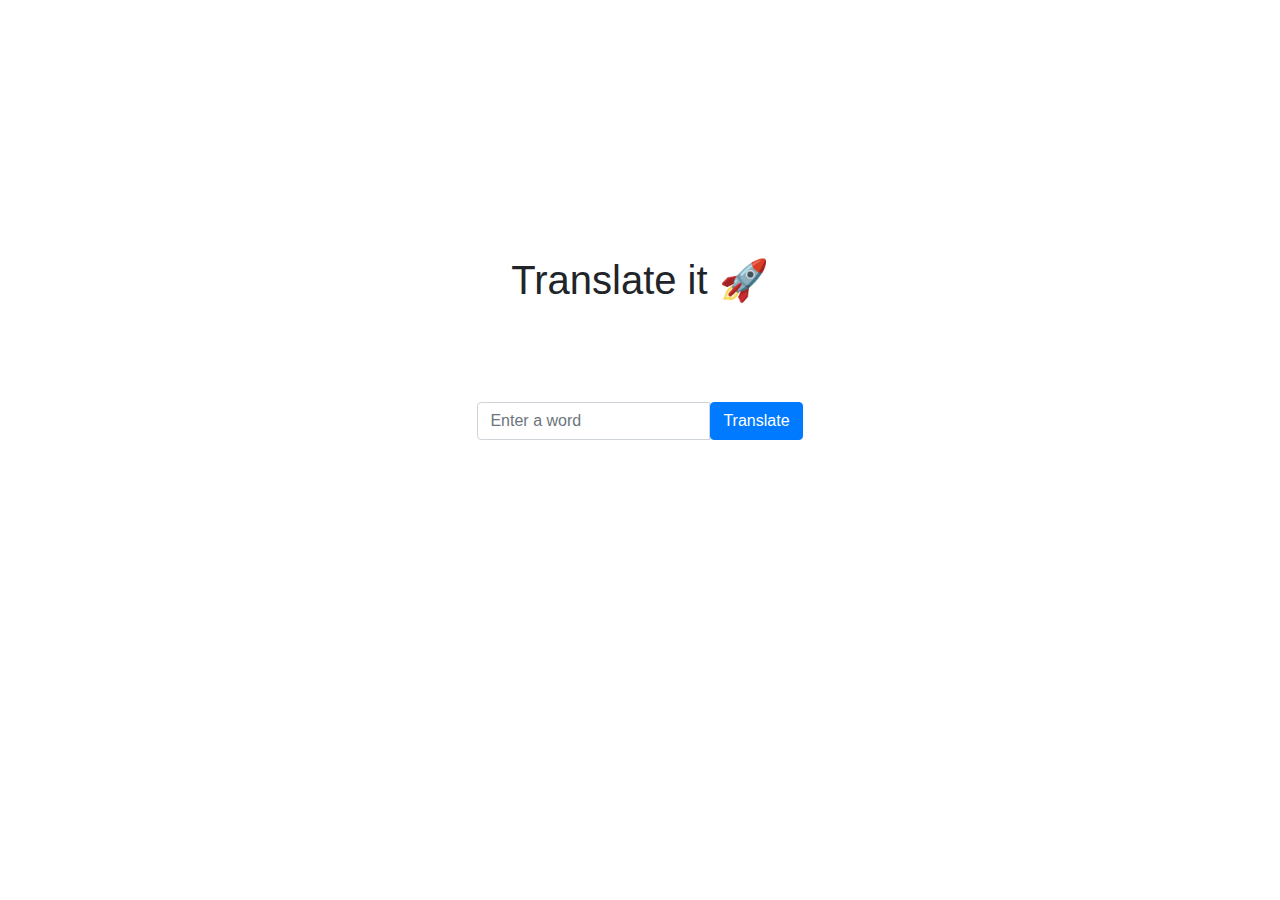
<file: index.html>
<!DOCTYPE html>
<html lang="en">
<head>
    <meta charset="UTF-8">
    <meta name="viewport" content="width=device-width, initial-scale=1.0">
    <!-- Bootstrap CSS -->
    <link rel="stylesheet" href="https://cdn.jsdelivr.net/npm/bootstrap@4.3.1/dist/css/bootstrap.min.css"
          integrity="sha384-ggOyR0iXCbMQv3Xipma34MD+dH/1fQ784/j6cY/iJTQUOhcWr7x9JvoRxT2MZw1T" crossorigin="anonymous">

    <title>Smart translator</title>
    <style>
        .response-section {
            margin-bottom: 15px;
        }

        body {
            margin-top: 20%;
            display: flex;
            flex-direction: column;
            align-items: center;
        }

        .form-container {
            display: flex;
            flex-direction: column;
            padding: 7%
        }

        /* Define keyframes for the animation */
        @keyframes rotate {
            from {
                transform: rotate(0deg);
            }
            to {
                transform: rotate(360deg);
            }
        }

        /* Apply animation to the loader */
        .loader {
            border: 4px solid #f3f3f3; /* Light grey */
            border-top: 4px solid #3498db; /* Blue */
            border-radius: 50%;
            width: 30px;
            height: 30px;
            animation: rotate 2s linear infinite; /* Apply animation */
            margin: auto; /* Center the loader */
            margin-top: 20px; /* Add some space between loader and other elements */
        }
        .loader-working {
            display: none;
        }

        .loader-hidden {
            display:  none;
        }

    </style>
</head>
<body>

<h1>Translate it 🚀</h1>

<div class="form-container">
    <div id="translate-input" class="input-group mb-2">
        <input type="text" class="form-control" id="wordInput" placeholder="Enter a word">
        <button class="btn btn-primary" onclick="translateWord()">Translate</button>
    </div>
    <div id="loader" class="loader loader-hidden"></div>

    <div>
        <div id="translationContainer"></div>

        <div id="widget-1"></div>
    </div>
</div>

<script src="script.js"></script>

</body>
</html>
</file>
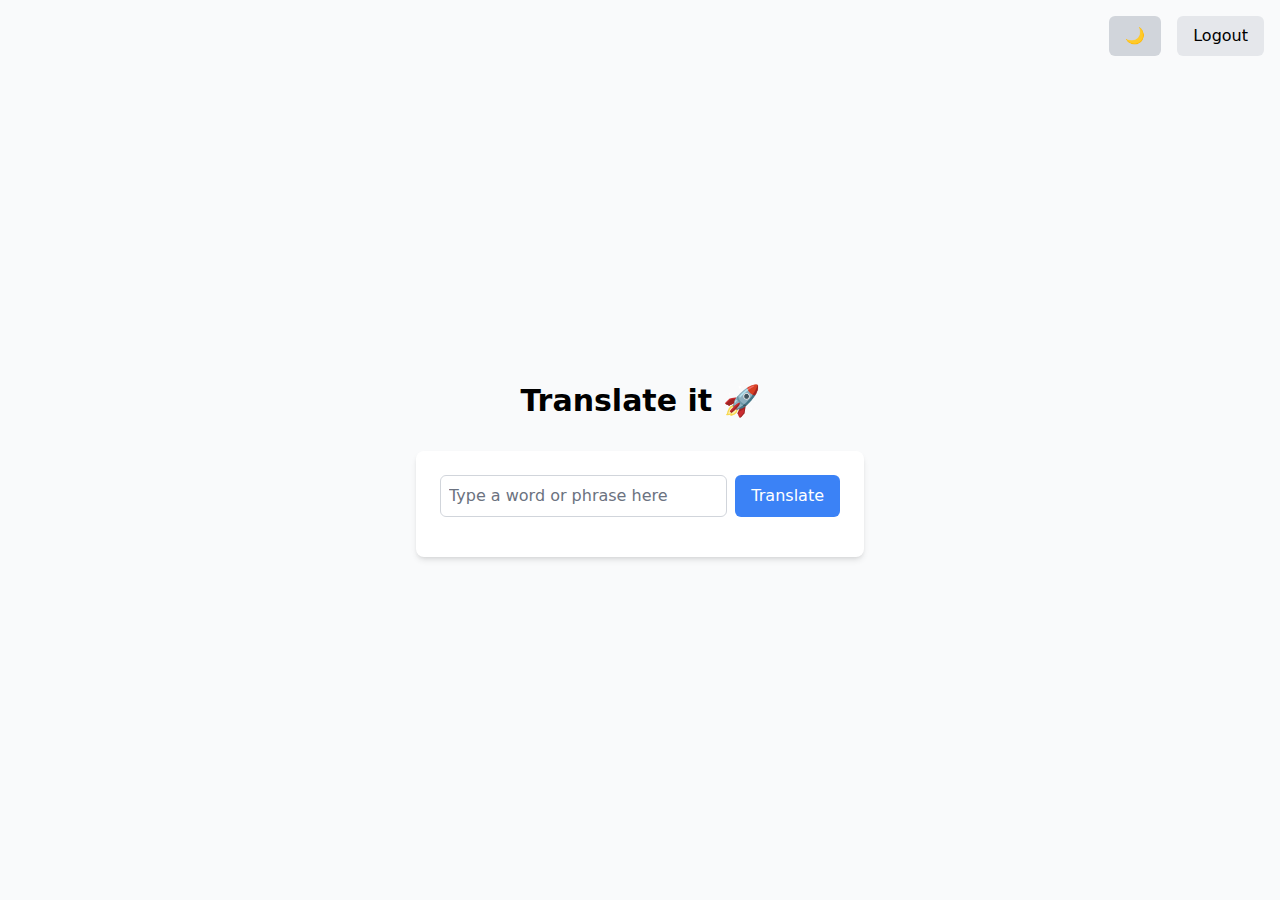
<file: frontend/src/index.html>
<!doctype html>
<html class="h-full bg-white" id="html-root">
<head>
    <meta name="apple-mobile-web-app-capable" content="yes">
    <meta charset="UTF-8">
    <meta name="viewport" content="width=device-width, initial-scale=1.0">
    <link href="output.css" rel="stylesheet">
    <title>Sign In / Sign Up</title>
    <style>
        body.dark {
            background-color: #1a202c; /* Dark background */
            color: #cbd5e0; /* Light text color */
        }

        body.dark input,
        body.dark button {
            background-color: #2d3748; /* Darker background for inputs */
            color: #edf2f7; /* Light text color */
        }

        body.dark .text-gray-900 {
            color: #edf2f7; /* Change text color for dark theme */
        }

        body.dark .bg-indigo-600 {
            background-color: #4c51bf; /* Adjust button color in dark theme */
        }

        body.dark .bg-gray-200 {
            background-color: #718096; /* Adjust button color for dark theme */
        }
    </style>
</head>
<body class="h-full">
<div class="absolute top-4 right-4">
    <button id="theme-toggle" class="px-4 py-2 bg-gray-300 text-black rounded-md hover:bg-gray-400 focus:outline-none dark:bg-gray-700 dark:text-white dark:hover:bg-gray-600">
        🌙
    </button>
</div>
<div class="flex min-h-full flex-col justify-center px-6 py-12 lg:px-8">
    <div class="sm:mx-auto sm:w-full sm:max-w-sm">
        <h1 class="text-center text-3xl font-bold mb-8">Translate it 🚀</h1>
        <h2 id="form-title" class="mt-10 text-center text-2xl font-bold leading-9 tracking-tight text-gray-900">Sign in
            to your account</h2>
    </div>

    <div class="mt-10 sm:mx-auto sm:w-full sm:max-w-sm">
        <!-- Sign-In Form -->
        <form id="sign-in-form" class="space-y-6" action="#" method="POST">
            <div>
                <label for="sign-in-email" class="block text-sm font-medium leading-6 text-gray-900">Email
                    address</label>
                <div class="mt-2">
                    <input id="sign-in-email" name="email" type="email" autocomplete="email" required
                           class="block w-full rounded-md border-0 py-1.5 text-gray-900 shadow-sm ring-1 ring-inset ring-gray-300 placeholder:text-gray-400 focus:ring-2 focus:ring-inset focus:ring-indigo-600 sm:text-sm sm:leading-6">
                </div>
            </div>

            <div>
                <label for="sign-in-password" class="block text-sm font-medium leading-6 text-gray-900">Password</label>
                <div class="mt-2">
                    <input id="sign-in-password" name="password" type="password" autocomplete="current-password"
                           required
                           class="block w-full rounded-md border-0 py-1.5 text-gray-900 shadow-sm ring-1 ring-inset ring-gray-300 placeholder:text-gray-400 focus:ring-2 focus:ring-inset focus:ring-indigo-600 sm:text-sm sm:leading-6">
                </div>
            </div>

            <div>
                <button type="submit"
                        class="flex w-full justify-center rounded-md bg-indigo-600 px-3 py-1.5 text-sm font-semibold leading-6 text-white shadow-sm hover:bg-indigo-500 focus-visible:outline focus-visible:outline-2 focus-visible:outline-offset-2 focus-visible:outline-indigo-600">
                    Sign in
                </button>
            </div>
        </form>

        <!-- Sign-Up Form -->
        <form id="sign-up-form" class="space-y-6 hidden" action="#" method="POST">
            <div>
                <label for="sign-up-email" class="block text-sm font-medium leading-6 text-gray-900">Email
                    address</label>
                <div class="mt-2">
                    <input id="sign-up-email" name="email" type="email" autocomplete="email" required
                           class="block w-full rounded-md border-0 py-1.5 text-gray-900 shadow-sm ring-1 ring-inset ring-gray-300 placeholder:text-gray-400 focus:ring-2 focus:ring-inset focus:ring-indigo-600 sm:text-sm sm:leading-6">
                </div>
            </div>

            <div>
                <label for="sign-up-password" class="block text-sm font-medium leading-6 text-gray-900">Password</label>
                <div class="mt-2">
                    <input id="sign-up-password" name="password" type="password" autocomplete="new-password" required
                           class="block w-full rounded-md border-0 py-1.5 text-gray-900 shadow-sm ring-1 ring-inset ring-gray-300 placeholder:text-gray-400 focus:ring-2 focus:ring-inset focus:ring-indigo-600 sm:text-sm sm:leading-6">
                </div>
            </div>

            <div>
                <button type="submit"
                        class="flex w-full justify-center rounded-md bg-indigo-600 px-3 py-1.5 text-sm font-semibold leading-6 text-white shadow-sm hover:bg-indigo-500 focus-visible:outline focus-visible:outline-2 focus-visible:outline-offset-2 focus-visible:outline-indigo-600">
                    Sign up
                </button>
            </div>
        </form>

        <p class="mt-10 text-center text-sm text-gray-500">
            <span id="toggle-form-text">Not a member?</span>
            <a href="#" id="toggle-form-link" class="font-semibold leading-6 text-indigo-600 hover:text-indigo-500">Sign
                up here</a>
        </p>
    </div>
</div>

<script src="index_auth.js"></script>
<script src="index_dark_mode.js"></script>
</body>
</html>
</file>
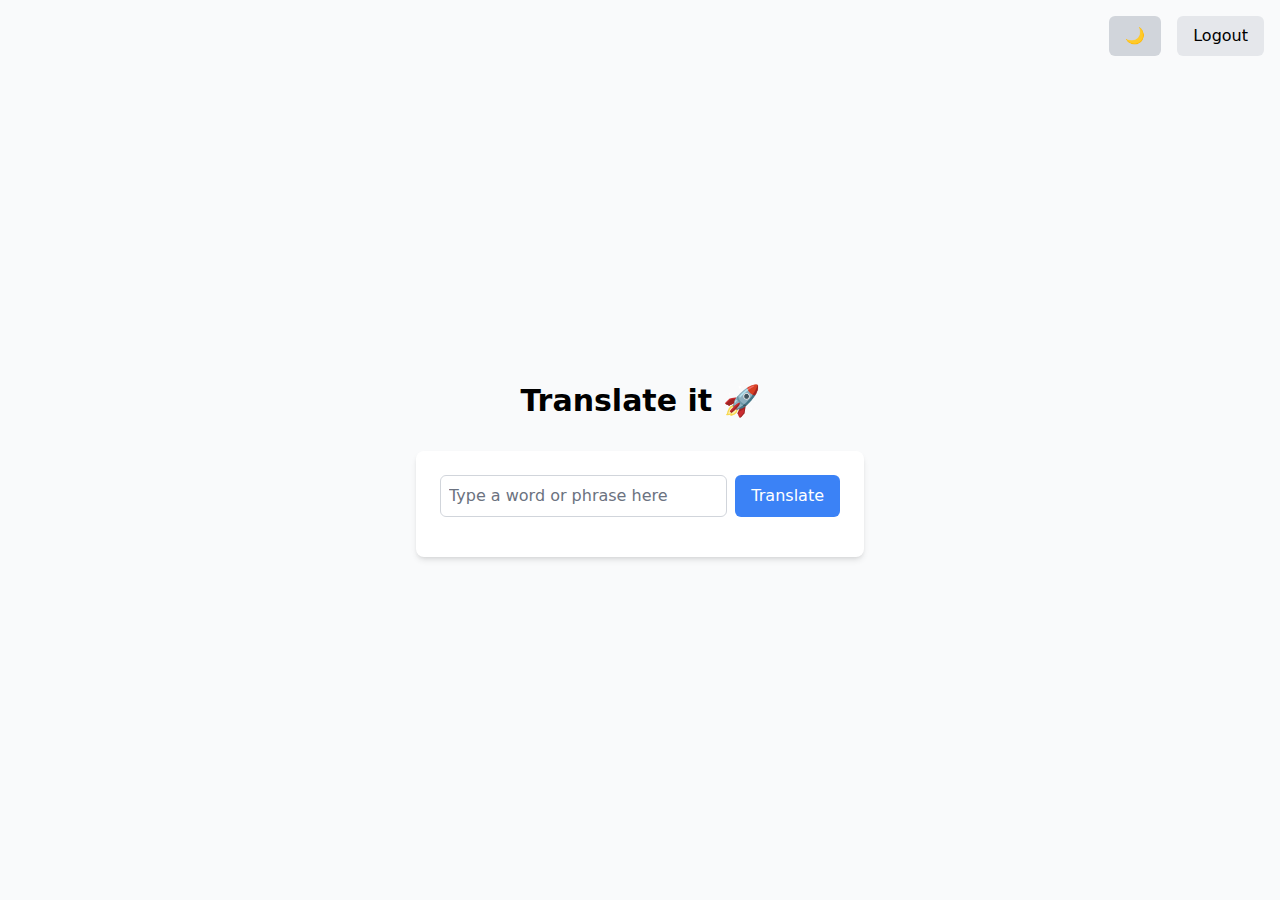
<file: frontend/src/translate.html>
<!DOCTYPE html>
<html lang="en">
<head>
    <meta charset="UTF-8">
    <meta name="apple-mobile-web-app-capable" content="yes">
    <meta name="viewport" content="width=device-width, initial-scale=1.0">
    <link href="output.css" rel="stylesheet">
    <title>Smart Translator</title>
    <style>
        @keyframes rotate {
            from {
                transform: rotate(0deg);
            }
            to {
                transform: rotate(360deg);
            }
        }

        .loader {
            border: 4px solid #f3f3f3; /* Light grey */
            border-top: 4px solid #3498db; /* Blue */
            border-radius: 50%;
            width: 30px;
            height: 30px;
            animation: rotate 2s linear infinite;
        }

        .loader-hidden {
            display: none;
        }

        .dark-mode .dark\\:hidden {
            display: none;
        }

        /* Ensure content fits within the screen and adds scrolling if necessary */
        body {
            margin: 0;
            padding: 0;
            box-sizing: border-box;
            overflow-x: hidden; /* Prevent horizontal overflow */
        }

        .app-container {
            min-height: 100vh; /* Ensure it covers the full viewport height */
            padding: 16px; /* Add padding for small screens */
        }

        .content-wrapper {
            max-height: calc(100vh - 64px); /* Adjust height to allow space for header */
            overflow-y: auto; /* Enable vertical scrolling if content overflows */
            width: 100%;
        }

        /* Add margin-top to the heading */
        h1 {
            margin-top: 2rem; /* Add space before the heading */
        }

        /* Ensure the header buttons stack vertically on smaller screens */
        .header-buttons {
            margin-bottom: 1rem; /* Add space between buttons and heading */
        }
    </style>
</head>
<body class="transition-colors duration-300">
<div class="app-container flex flex-col items-center justify-center w-full bg-gray-50 dark:bg-gray-900 dark:text-white">
    <!-- Theme Toggle Button and Logout in the top right corner -->
    <div class="header-buttons absolute top-4 right-4 flex space-x-4">
        <button id="themeToggle" onclick="toggleTheme()"
                class="px-4 py-2 bg-gray-300 text-black rounded-md hover:bg-gray-400 focus:outline-none dark:bg-gray-700 dark:text-white dark:hover:bg-gray-600">
            🌙
        </button>
        <button onclick="logout()"
                class="px-4 py-2 bg-gray-200 text-black rounded-md hover:bg-gray-300 focus:outline-none dark:bg-gray-800 dark:text-white dark:hover:bg-gray-700">
            Logout
        </button>
    </div>

    <h1 class="text-3xl font-bold mb-8 mt-10">Translate it 🚀</h1>

    <div class="content-wrapper w-full max-w-md p-6 bg-white rounded-lg shadow-md dark:bg-gray-800">
        <div class="form-container space-y-4">
            <div id="translate-input" class="flex space-x-2">
                <input type="text" id="wordInput" placeholder="Type a word or phrase here"
                       class="flex-grow p-2 border border-gray-300 rounded-md focus:outline-none focus:ring-2 focus:ring-blue-500 dark:bg-gray-700 dark:border-gray-600 dark:placeholder-gray-400 dark:focus:ring-blue-400">
                <button class="px-4 py-2 bg-blue-500 text-white rounded-md hover:bg-blue-600 focus:outline-none"
                        onclick="translateWord()">Translate
                </button>
            </div>
            <div id="loader" class="loader loader-hidden mx-auto"></div>
            <div id="translationContainer" class="mt-4"></div>
            <div id="widget-1"></div>
        </div>
    </div>
</div>

<script src="translate_dark_mode.js"></script>
<script src="translate.js"></script>
<script src="translate_auth.js"></script>
</body>
</html>
</file>
<file: frontend/src/output.css>
/*
! tailwindcss v3.4.10 | MIT License | https://tailwindcss.com
*/

/*
1. Prevent padding and border from affecting element width. (https://github.com/mozdevs/cssremedy/issues/4)
2. Allow adding a border to an element by just adding a border-width. (https://github.com/tailwindcss/tailwindcss/pull/116)
*/

*,
::before,
::after {
  box-sizing: border-box;
  /* 1 */
  border-width: 0;
  /* 2 */
  border-style: solid;
  /* 2 */
  border-color: #e5e7eb;
  /* 2 */
}

::before,
::after {
  --tw-content: '';
}

/*
1. Use a consistent sensible line-height in all browsers.
2. Prevent adjustments of font size after orientation changes in iOS.
3. Use a more readable tab size.
4. Use the user's configured `sans` font-family by default.
5. Use the user's configured `sans` font-feature-settings by default.
6. Use the user's configured `sans` font-variation-settings by default.
7. Disable tap highlights on iOS
*/

html,
:host {
  line-height: 1.5;
  /* 1 */
  -webkit-text-size-adjust: 100%;
  /* 2 */
  -moz-tab-size: 4;
  /* 3 */
  -o-tab-size: 4;
     tab-size: 4;
  /* 3 */
  font-family: ui-sans-serif, system-ui, sans-serif, "Apple Color Emoji", "Segoe UI Emoji", "Segoe UI Symbol", "Noto Color Emoji";
  /* 4 */
  font-feature-settings: normal;
  /* 5 */
  font-variation-settings: normal;
  /* 6 */
  -webkit-tap-highlight-color: transparent;
  /* 7 */
}

/*
1. Remove the margin in all browsers.
2. Inherit line-height from `html` so users can set them as a class directly on the `html` element.
*/

body {
  margin: 0;
  /* 1 */
  line-height: inherit;
  /* 2 */
}

/*
1. Add the correct height in Firefox.
2. Correct the inheritance of border color in Firefox. (https://bugzilla.mozilla.org/show_bug.cgi?id=190655)
3. Ensure horizontal rules are visible by default.
*/

hr {
  height: 0;
  /* 1 */
  color: inherit;
  /* 2 */
  border-top-width: 1px;
  /* 3 */
}

/*
Add the correct text decoration in Chrome, Edge, and Safari.
*/

abbr:where([title]) {
  -webkit-text-decoration: underline dotted;
          text-decoration: underline dotted;
}

/*
Remove the default font size and weight for headings.
*/

h1,
h2,
h3,
h4,
h5,
h6 {
  font-size: inherit;
  font-weight: inherit;
}

/*
Reset links to optimize for opt-in styling instead of opt-out.
*/

a {
  color: inherit;
  text-decoration: inherit;
}

/*
Add the correct font weight in Edge and Safari.
*/

b,
strong {
  font-weight: bolder;
}

/*
1. Use the user's configured `mono` font-family by default.
2. Use the user's configured `mono` font-feature-settings by default.
3. Use the user's configured `mono` font-variation-settings by default.
4. Correct the odd `em` font sizing in all browsers.
*/

code,
kbd,
samp,
pre {
  font-family: ui-monospace, SFMono-Regular, Menlo, Monaco, Consolas, "Liberation Mono", "Courier New", monospace;
  /* 1 */
  font-feature-settings: normal;
  /* 2 */
  font-variation-settings: normal;
  /* 3 */
  font-size: 1em;
  /* 4 */
}

/*
Add the correct font size in all browsers.
*/

small {
  font-size: 80%;
}

/*
Prevent `sub` and `sup` elements from affecting the line height in all browsers.
*/

sub,
sup {
  font-size: 75%;
  line-height: 0;
  position: relative;
  vertical-align: baseline;
}

sub {
  bottom: -0.25em;
}

sup {
  top: -0.5em;
}

/*
1. Remove text indentation from table contents in Chrome and Safari. (https://bugs.chromium.org/p/chromium/issues/detail?id=999088, https://bugs.webkit.org/show_bug.cgi?id=201297)
2. Correct table border color inheritance in all Chrome and Safari. (https://bugs.chromium.org/p/chromium/issues/detail?id=935729, https://bugs.webkit.org/show_bug.cgi?id=195016)
3. Remove gaps between table borders by default.
*/

table {
  text-indent: 0;
  /* 1 */
  border-color: inherit;
  /* 2 */
  border-collapse: collapse;
  /* 3 */
}

/*
1. Change the font styles in all browsers.
2. Remove the margin in Firefox and Safari.
3. Remove default padding in all browsers.
*/

button,
input,
optgroup,
select,
textarea {
  font-family: inherit;
  /* 1 */
  font-feature-settings: inherit;
  /* 1 */
  font-variation-settings: inherit;
  /* 1 */
  font-size: 100%;
  /* 1 */
  font-weight: inherit;
  /* 1 */
  line-height: inherit;
  /* 1 */
  letter-spacing: inherit;
  /* 1 */
  color: inherit;
  /* 1 */
  margin: 0;
  /* 2 */
  padding: 0;
  /* 3 */
}

/*
Remove the inheritance of text transform in Edge and Firefox.
*/

button,
select {
  text-transform: none;
}

/*
1. Correct the inability to style clickable types in iOS and Safari.
2. Remove default button styles.
*/

button,
input:where([type='button']),
input:where([type='reset']),
input:where([type='submit']) {
  -webkit-appearance: button;
  /* 1 */
  background-color: transparent;
  /* 2 */
  background-image: none;
  /* 2 */
}

/*
Use the modern Firefox focus style for all focusable elements.
*/

:-moz-focusring {
  outline: auto;
}

/*
Remove the additional `:invalid` styles in Firefox. (https://github.com/mozilla/gecko-dev/blob/2f9eacd9d3d995c937b4251a5557d95d494c9be1/layout/style/res/forms.css#L728-L737)
*/

:-moz-ui-invalid {
  box-shadow: none;
}

/*
Add the correct vertical alignment in Chrome and Firefox.
*/

progress {
  vertical-align: baseline;
}

/*
Correct the cursor style of increment and decrement buttons in Safari.
*/

::-webkit-inner-spin-button,
::-webkit-outer-spin-button {
  height: auto;
}

/*
1. Correct the odd appearance in Chrome and Safari.
2. Correct the outline style in Safari.
*/

[type='search'] {
  -webkit-appearance: textfield;
  /* 1 */
  outline-offset: -2px;
  /* 2 */
}

/*
Remove the inner padding in Chrome and Safari on macOS.
*/

::-webkit-search-decoration {
  -webkit-appearance: none;
}

/*
1. Correct the inability to style clickable types in iOS and Safari.
2. Change font properties to `inherit` in Safari.
*/

::-webkit-file-upload-button {
  -webkit-appearance: button;
  /* 1 */
  font: inherit;
  /* 2 */
}

/*
Add the correct display in Chrome and Safari.
*/

summary {
  display: list-item;
}

/*
Removes the default spacing and border for appropriate elements.
*/

blockquote,
dl,
dd,
h1,
h2,
h3,
h4,
h5,
h6,
hr,
figure,
p,
pre {
  margin: 0;
}

fieldset {
  margin: 0;
  padding: 0;
}

legend {
  padding: 0;
}

ol,
ul,
menu {
  list-style: none;
  margin: 0;
  padding: 0;
}

/*
Reset default styling for dialogs.
*/

dialog {
  padding: 0;
}

/*
Prevent resizing textareas horizontally by default.
*/

textarea {
  resize: vertical;
}

/*
1. Reset the default placeholder opacity in Firefox. (https://github.com/tailwindlabs/tailwindcss/issues/3300)
2. Set the default placeholder color to the user's configured gray 400 color.
*/

input::-moz-placeholder, textarea::-moz-placeholder {
  opacity: 1;
  /* 1 */
  color: #9ca3af;
  /* 2 */
}

input::placeholder,
textarea::placeholder {
  opacity: 1;
  /* 1 */
  color: #9ca3af;
  /* 2 */
}

/*
Set the default cursor for buttons.
*/

button,
[role="button"] {
  cursor: pointer;
}

/*
Make sure disabled buttons don't get the pointer cursor.
*/

:disabled {
  cursor: default;
}

/*
1. Make replaced elements `display: block` by default. (https://github.com/mozdevs/cssremedy/issues/14)
2. Add `vertical-align: middle` to align replaced elements more sensibly by default. (https://github.com/jensimmons/cssremedy/issues/14#issuecomment-634934210)
   This can trigger a poorly considered lint error in some tools but is included by design.
*/

img,
svg,
video,
canvas,
audio,
iframe,
embed,
object {
  display: block;
  /* 1 */
  vertical-align: middle;
  /* 2 */
}

/*
Constrain images and videos to the parent width and preserve their intrinsic aspect ratio. (https://github.com/mozdevs/cssremedy/issues/14)
*/

img,
video {
  max-width: 100%;
  height: auto;
}

/* Make elements with the HTML hidden attribute stay hidden by default */

[hidden] {
  display: none;
}

[type='text'],input:where(:not([type])),[type='email'],[type='url'],[type='password'],[type='number'],[type='date'],[type='datetime-local'],[type='month'],[type='search'],[type='tel'],[type='time'],[type='week'],[multiple],textarea,select {
  -webkit-appearance: none;
     -moz-appearance: none;
          appearance: none;
  background-color: #fff;
  border-color: #6b7280;
  border-width: 1px;
  border-radius: 0px;
  padding-top: 0.5rem;
  padding-right: 0.75rem;
  padding-bottom: 0.5rem;
  padding-left: 0.75rem;
  font-size: 1rem;
  line-height: 1.5rem;
  --tw-shadow: 0 0 #0000;
}

[type='text']:focus, input:where(:not([type])):focus, [type='email']:focus, [type='url']:focus, [type='password']:focus, [type='number']:focus, [type='date']:focus, [type='datetime-local']:focus, [type='month']:focus, [type='search']:focus, [type='tel']:focus, [type='time']:focus, [type='week']:focus, [multiple]:focus, textarea:focus, select:focus {
  outline: 2px solid transparent;
  outline-offset: 2px;
  --tw-ring-inset: var(--tw-empty,/*!*/ /*!*/);
  --tw-ring-offset-width: 0px;
  --tw-ring-offset-color: #fff;
  --tw-ring-color: #2563eb;
  --tw-ring-offset-shadow: var(--tw-ring-inset) 0 0 0 var(--tw-ring-offset-width) var(--tw-ring-offset-color);
  --tw-ring-shadow: var(--tw-ring-inset) 0 0 0 calc(1px + var(--tw-ring-offset-width)) var(--tw-ring-color);
  box-shadow: var(--tw-ring-offset-shadow), var(--tw-ring-shadow), var(--tw-shadow);
  border-color: #2563eb;
}

input::-moz-placeholder, textarea::-moz-placeholder {
  color: #6b7280;
  opacity: 1;
}

input::placeholder,textarea::placeholder {
  color: #6b7280;
  opacity: 1;
}

::-webkit-datetime-edit-fields-wrapper {
  padding: 0;
}

::-webkit-date-and-time-value {
  min-height: 1.5em;
  text-align: inherit;
}

::-webkit-datetime-edit {
  display: inline-flex;
}

::-webkit-datetime-edit,::-webkit-datetime-edit-year-field,::-webkit-datetime-edit-month-field,::-webkit-datetime-edit-day-field,::-webkit-datetime-edit-hour-field,::-webkit-datetime-edit-minute-field,::-webkit-datetime-edit-second-field,::-webkit-datetime-edit-millisecond-field,::-webkit-datetime-edit-meridiem-field {
  padding-top: 0;
  padding-bottom: 0;
}

select {
  background-image: url("data:image/svg+xml,%3csvg xmlns='http://www.w3.org/2000/svg' fill='none' viewBox='0 0 20 20'%3e%3cpath stroke='%236b7280' stroke-linecap='round' stroke-linejoin='round' stroke-width='1.5' d='M6 8l4 4 4-4'/%3e%3c/svg%3e");
  background-position: right 0.5rem center;
  background-repeat: no-repeat;
  background-size: 1.5em 1.5em;
  padding-right: 2.5rem;
  -webkit-print-color-adjust: exact;
          print-color-adjust: exact;
}

[multiple],[size]:where(select:not([size="1"])) {
  background-image: initial;
  background-position: initial;
  background-repeat: unset;
  background-size: initial;
  padding-right: 0.75rem;
  -webkit-print-color-adjust: unset;
          print-color-adjust: unset;
}

[type='checkbox'],[type='radio'] {
  -webkit-appearance: none;
     -moz-appearance: none;
          appearance: none;
  padding: 0;
  -webkit-print-color-adjust: exact;
          print-color-adjust: exact;
  display: inline-block;
  vertical-align: middle;
  background-origin: border-box;
  -webkit-user-select: none;
     -moz-user-select: none;
          user-select: none;
  flex-shrink: 0;
  height: 1rem;
  width: 1rem;
  color: #2563eb;
  background-color: #fff;
  border-color: #6b7280;
  border-width: 1px;
  --tw-shadow: 0 0 #0000;
}

[type='checkbox'] {
  border-radius: 0px;
}

[type='radio'] {
  border-radius: 100%;
}

[type='checkbox']:focus,[type='radio']:focus {
  outline: 2px solid transparent;
  outline-offset: 2px;
  --tw-ring-inset: var(--tw-empty,/*!*/ /*!*/);
  --tw-ring-offset-width: 2px;
  --tw-ring-offset-color: #fff;
  --tw-ring-color: #2563eb;
  --tw-ring-offset-shadow: var(--tw-ring-inset) 0 0 0 var(--tw-ring-offset-width) var(--tw-ring-offset-color);
  --tw-ring-shadow: var(--tw-ring-inset) 0 0 0 calc(2px + var(--tw-ring-offset-width)) var(--tw-ring-color);
  box-shadow: var(--tw-ring-offset-shadow), var(--tw-ring-shadow), var(--tw-shadow);
}

[type='checkbox']:checked,[type='radio']:checked {
  border-color: transparent;
  background-color: currentColor;
  background-size: 100% 100%;
  background-position: center;
  background-repeat: no-repeat;
}

[type='checkbox']:checked {
  background-image: url("data:image/svg+xml,%3csvg viewBox='0 0 16 16' fill='white' xmlns='http://www.w3.org/2000/svg'%3e%3cpath d='M12.207 4.793a1 1 0 010 1.414l-5 5a1 1 0 01-1.414 0l-2-2a1 1 0 011.414-1.414L6.5 9.086l4.293-4.293a1 1 0 011.414 0z'/%3e%3c/svg%3e");
}

@media (forced-colors: active)  {
  [type='checkbox']:checked {
    -webkit-appearance: auto;
       -moz-appearance: auto;
            appearance: auto;
  }
}

[type='radio']:checked {
  background-image: url("data:image/svg+xml,%3csvg viewBox='0 0 16 16' fill='white' xmlns='http://www.w3.org/2000/svg'%3e%3ccircle cx='8' cy='8' r='3'/%3e%3c/svg%3e");
}

@media (forced-colors: active)  {
  [type='radio']:checked {
    -webkit-appearance: auto;
       -moz-appearance: auto;
            appearance: auto;
  }
}

[type='checkbox']:checked:hover,[type='checkbox']:checked:focus,[type='radio']:checked:hover,[type='radio']:checked:focus {
  border-color: transparent;
  background-color: currentColor;
}

[type='checkbox']:indeterminate {
  background-image: url("data:image/svg+xml,%3csvg xmlns='http://www.w3.org/2000/svg' fill='none' viewBox='0 0 16 16'%3e%3cpath stroke='white' stroke-linecap='round' stroke-linejoin='round' stroke-width='2' d='M4 8h8'/%3e%3c/svg%3e");
  border-color: transparent;
  background-color: currentColor;
  background-size: 100% 100%;
  background-position: center;
  background-repeat: no-repeat;
}

@media (forced-colors: active)  {
  [type='checkbox']:indeterminate {
    -webkit-appearance: auto;
       -moz-appearance: auto;
            appearance: auto;
  }
}

[type='checkbox']:indeterminate:hover,[type='checkbox']:indeterminate:focus {
  border-color: transparent;
  background-color: currentColor;
}

[type='file'] {
  background: unset;
  border-color: inherit;
  border-width: 0;
  border-radius: 0;
  padding: 0;
  font-size: unset;
  line-height: inherit;
}

[type='file']:focus {
  outline: 1px solid ButtonText;
  outline: 1px auto -webkit-focus-ring-color;
}

*, ::before, ::after {
  --tw-border-spacing-x: 0;
  --tw-border-spacing-y: 0;
  --tw-translate-x: 0;
  --tw-translate-y: 0;
  --tw-rotate: 0;
  --tw-skew-x: 0;
  --tw-skew-y: 0;
  --tw-scale-x: 1;
  --tw-scale-y: 1;
  --tw-pan-x:  ;
  --tw-pan-y:  ;
  --tw-pinch-zoom:  ;
  --tw-scroll-snap-strictness: proximity;
  --tw-gradient-from-position:  ;
  --tw-gradient-via-position:  ;
  --tw-gradient-to-position:  ;
  --tw-ordinal:  ;
  --tw-slashed-zero:  ;
  --tw-numeric-figure:  ;
  --tw-numeric-spacing:  ;
  --tw-numeric-fraction:  ;
  --tw-ring-inset:  ;
  --tw-ring-offset-width: 0px;
  --tw-ring-offset-color: #fff;
  --tw-ring-color: rgb(59 130 246 / 0.5);
  --tw-ring-offset-shadow: 0 0 #0000;
  --tw-ring-shadow: 0 0 #0000;
  --tw-shadow: 0 0 #0000;
  --tw-shadow-colored: 0 0 #0000;
  --tw-blur:  ;
  --tw-brightness:  ;
  --tw-contrast:  ;
  --tw-grayscale:  ;
  --tw-hue-rotate:  ;
  --tw-invert:  ;
  --tw-saturate:  ;
  --tw-sepia:  ;
  --tw-drop-shadow:  ;
  --tw-backdrop-blur:  ;
  --tw-backdrop-brightness:  ;
  --tw-backdrop-contrast:  ;
  --tw-backdrop-grayscale:  ;
  --tw-backdrop-hue-rotate:  ;
  --tw-backdrop-invert:  ;
  --tw-backdrop-opacity:  ;
  --tw-backdrop-saturate:  ;
  --tw-backdrop-sepia:  ;
  --tw-contain-size:  ;
  --tw-contain-layout:  ;
  --tw-contain-paint:  ;
  --tw-contain-style:  ;
}

::backdrop {
  --tw-border-spacing-x: 0;
  --tw-border-spacing-y: 0;
  --tw-translate-x: 0;
  --tw-translate-y: 0;
  --tw-rotate: 0;
  --tw-skew-x: 0;
  --tw-skew-y: 0;
  --tw-scale-x: 1;
  --tw-scale-y: 1;
  --tw-pan-x:  ;
  --tw-pan-y:  ;
  --tw-pinch-zoom:  ;
  --tw-scroll-snap-strictness: proximity;
  --tw-gradient-from-position:  ;
  --tw-gradient-via-position:  ;
  --tw-gradient-to-position:  ;
  --tw-ordinal:  ;
  --tw-slashed-zero:  ;
  --tw-numeric-figure:  ;
  --tw-numeric-spacing:  ;
  --tw-numeric-fraction:  ;
  --tw-ring-inset:  ;
  --tw-ring-offset-width: 0px;
  --tw-ring-offset-color: #fff;
  --tw-ring-color: rgb(59 130 246 / 0.5);
  --tw-ring-offset-shadow: 0 0 #0000;
  --tw-ring-shadow: 0 0 #0000;
  --tw-shadow: 0 0 #0000;
  --tw-shadow-colored: 0 0 #0000;
  --tw-blur:  ;
  --tw-brightness:  ;
  --tw-contrast:  ;
  --tw-grayscale:  ;
  --tw-hue-rotate:  ;
  --tw-invert:  ;
  --tw-saturate:  ;
  --tw-sepia:  ;
  --tw-drop-shadow:  ;
  --tw-backdrop-blur:  ;
  --tw-backdrop-brightness:  ;
  --tw-backdrop-contrast:  ;
  --tw-backdrop-grayscale:  ;
  --tw-backdrop-hue-rotate:  ;
  --tw-backdrop-invert:  ;
  --tw-backdrop-opacity:  ;
  --tw-backdrop-saturate:  ;
  --tw-backdrop-sepia:  ;
  --tw-contain-size:  ;
  --tw-contain-layout:  ;
  --tw-contain-paint:  ;
  --tw-contain-style:  ;
}

.container {
  width: 100%;
}

@media (min-width: 640px) {
  .container {
    max-width: 640px;
  }
}

@media (min-width: 768px) {
  .container {
    max-width: 768px;
  }
}

@media (min-width: 1024px) {
  .container {
    max-width: 1024px;
  }
}

@media (min-width: 1280px) {
  .container {
    max-width: 1280px;
  }
}

@media (min-width: 1536px) {
  .container {
    max-width: 1536px;
  }
}

.absolute {
  position: absolute;
}

.right-4 {
  right: 1rem;
}

.top-4 {
  top: 1rem;
}

.mx-auto {
  margin-left: auto;
  margin-right: auto;
}

.mb-8 {
  margin-bottom: 2rem;
}

.mt-10 {
  margin-top: 2.5rem;
}

.mt-2 {
  margin-top: 0.5rem;
}

.mt-4 {
  margin-top: 1rem;
}

.mt-20 {
  margin-top: 5rem;
}

.mb-10 {
  margin-bottom: 2.5rem;
}

.mb-20 {
  margin-bottom: 5rem;
}

.mt-8 {
  margin-top: 2rem;
}

.mt-1\.5 {
  margin-top: 0.375rem;
}

.mt-5 {
  margin-top: 1.25rem;
}

.mt-9 {
  margin-top: 2.25rem;
}

.block {
  display: block;
}

.flex {
  display: flex;
}

.hidden {
  display: none;
}

.h-full {
  height: 100%;
}

.h-screen {
  height: 100vh;
}

.min-h-full {
  min-height: 100%;
}

.w-full {
  width: 100%;
}

.max-w-md {
  max-width: 28rem;
}

.flex-grow {
  flex-grow: 1;
}

.transform {
  transform: translate(var(--tw-translate-x), var(--tw-translate-y)) rotate(var(--tw-rotate)) skewX(var(--tw-skew-x)) skewY(var(--tw-skew-y)) scaleX(var(--tw-scale-x)) scaleY(var(--tw-scale-y));
}

.flex-col {
  flex-direction: column;
}

.items-center {
  align-items: center;
}

.justify-center {
  justify-content: center;
}

.justify-between {
  justify-content: space-between;
}

.gap-2 {
  gap: 0.5rem;
}

.space-y-2 > :not([hidden]) ~ :not([hidden]) {
  --tw-space-y-reverse: 0;
  margin-top: calc(0.5rem * calc(1 - var(--tw-space-y-reverse)));
  margin-bottom: calc(0.5rem * var(--tw-space-y-reverse));
}

.space-y-4 > :not([hidden]) ~ :not([hidden]) {
  --tw-space-y-reverse: 0;
  margin-top: calc(1rem * calc(1 - var(--tw-space-y-reverse)));
  margin-bottom: calc(1rem * var(--tw-space-y-reverse));
}

.space-y-6 > :not([hidden]) ~ :not([hidden]) {
  --tw-space-y-reverse: 0;
  margin-top: calc(1.5rem * calc(1 - var(--tw-space-y-reverse)));
  margin-bottom: calc(1.5rem * var(--tw-space-y-reverse));
}

.space-x-2 > :not([hidden]) ~ :not([hidden]) {
  --tw-space-x-reverse: 0;
  margin-right: calc(0.5rem * var(--tw-space-x-reverse));
  margin-left: calc(0.5rem * calc(1 - var(--tw-space-x-reverse)));
}

.space-x-4 > :not([hidden]) ~ :not([hidden]) {
  --tw-space-x-reverse: 0;
  margin-right: calc(1rem * var(--tw-space-x-reverse));
  margin-left: calc(1rem * calc(1 - var(--tw-space-x-reverse)));
}

.rounded-lg {
  border-radius: 0.5rem;
}

.rounded-md {
  border-radius: 0.375rem;
}

.border {
  border-width: 1px;
}

.border-0 {
  border-width: 0px;
}

.border-gray-300 {
  --tw-border-opacity: 1;
  border-color: rgb(209 213 219 / var(--tw-border-opacity));
}

.bg-blue-500 {
  --tw-bg-opacity: 1;
  background-color: rgb(59 130 246 / var(--tw-bg-opacity));
}

.bg-gray-200 {
  --tw-bg-opacity: 1;
  background-color: rgb(229 231 235 / var(--tw-bg-opacity));
}

.bg-gray-300 {
  --tw-bg-opacity: 1;
  background-color: rgb(209 213 219 / var(--tw-bg-opacity));
}

.bg-gray-50 {
  --tw-bg-opacity: 1;
  background-color: rgb(249 250 251 / var(--tw-bg-opacity));
}

.bg-indigo-600 {
  --tw-bg-opacity: 1;
  background-color: rgb(79 70 229 / var(--tw-bg-opacity));
}

.bg-white {
  --tw-bg-opacity: 1;
  background-color: rgb(255 255 255 / var(--tw-bg-opacity));
}

.p-2 {
  padding: 0.5rem;
}

.p-4 {
  padding: 1rem;
}

.p-6 {
  padding: 1.5rem;
}

.px-3 {
  padding-left: 0.75rem;
  padding-right: 0.75rem;
}

.px-4 {
  padding-left: 1rem;
  padding-right: 1rem;
}

.px-6 {
  padding-left: 1.5rem;
  padding-right: 1.5rem;
}

.py-1\.5 {
  padding-top: 0.375rem;
  padding-bottom: 0.375rem;
}

.py-12 {
  padding-top: 3rem;
  padding-bottom: 3rem;
}

.py-2 {
  padding-top: 0.5rem;
  padding-bottom: 0.5rem;
}

.text-center {
  text-align: center;
}

.text-2xl {
  font-size: 1.5rem;
  line-height: 2rem;
}

.text-3xl {
  font-size: 1.875rem;
  line-height: 2.25rem;
}

.text-sm {
  font-size: 0.875rem;
  line-height: 1.25rem;
}

.font-bold {
  font-weight: 700;
}

.font-medium {
  font-weight: 500;
}

.font-semibold {
  font-weight: 600;
}

.leading-6 {
  line-height: 1.5rem;
}

.leading-9 {
  line-height: 2.25rem;
}

.tracking-tight {
  letter-spacing: -0.025em;
}

.text-black {
  --tw-text-opacity: 1;
  color: rgb(0 0 0 / var(--tw-text-opacity));
}

.text-gray-500 {
  --tw-text-opacity: 1;
  color: rgb(107 114 128 / var(--tw-text-opacity));
}

.text-gray-900 {
  --tw-text-opacity: 1;
  color: rgb(17 24 39 / var(--tw-text-opacity));
}

.text-indigo-600 {
  --tw-text-opacity: 1;
  color: rgb(79 70 229 / var(--tw-text-opacity));
}

.text-white {
  --tw-text-opacity: 1;
  color: rgb(255 255 255 / var(--tw-text-opacity));
}

.shadow-md {
  --tw-shadow: 0 4px 6px -1px rgb(0 0 0 / 0.1), 0 2px 4px -2px rgb(0 0 0 / 0.1);
  --tw-shadow-colored: 0 4px 6px -1px var(--tw-shadow-color), 0 2px 4px -2px var(--tw-shadow-color);
  box-shadow: var(--tw-ring-offset-shadow, 0 0 #0000), var(--tw-ring-shadow, 0 0 #0000), var(--tw-shadow);
}

.shadow-sm {
  --tw-shadow: 0 1px 2px 0 rgb(0 0 0 / 0.05);
  --tw-shadow-colored: 0 1px 2px 0 var(--tw-shadow-color);
  box-shadow: var(--tw-ring-offset-shadow, 0 0 #0000), var(--tw-ring-shadow, 0 0 #0000), var(--tw-shadow);
}

.ring-1 {
  --tw-ring-offset-shadow: var(--tw-ring-inset) 0 0 0 var(--tw-ring-offset-width) var(--tw-ring-offset-color);
  --tw-ring-shadow: var(--tw-ring-inset) 0 0 0 calc(1px + var(--tw-ring-offset-width)) var(--tw-ring-color);
  box-shadow: var(--tw-ring-offset-shadow), var(--tw-ring-shadow), var(--tw-shadow, 0 0 #0000);
}

.ring-inset {
  --tw-ring-inset: inset;
}

.ring-gray-300 {
  --tw-ring-opacity: 1;
  --tw-ring-color: rgb(209 213 219 / var(--tw-ring-opacity));
}

.transition-colors {
  transition-property: color, background-color, border-color, text-decoration-color, fill, stroke;
  transition-timing-function: cubic-bezier(0.4, 0, 0.2, 1);
  transition-duration: 150ms;
}

.duration-300 {
  transition-duration: 300ms;
}

.placeholder\:text-gray-400::-moz-placeholder {
  --tw-text-opacity: 1;
  color: rgb(156 163 175 / var(--tw-text-opacity));
}

.placeholder\:text-gray-400::placeholder {
  --tw-text-opacity: 1;
  color: rgb(156 163 175 / var(--tw-text-opacity));
}

.hover\:bg-blue-600:hover {
  --tw-bg-opacity: 1;
  background-color: rgb(37 99 235 / var(--tw-bg-opacity));
}

.hover\:bg-gray-300:hover {
  --tw-bg-opacity: 1;
  background-color: rgb(209 213 219 / var(--tw-bg-opacity));
}

.hover\:bg-gray-400:hover {
  --tw-bg-opacity: 1;
  background-color: rgb(156 163 175 / var(--tw-bg-opacity));
}

.hover\:bg-indigo-500:hover {
  --tw-bg-opacity: 1;
  background-color: rgb(99 102 241 / var(--tw-bg-opacity));
}

.hover\:text-indigo-500:hover {
  --tw-text-opacity: 1;
  color: rgb(99 102 241 / var(--tw-text-opacity));
}

.focus\:outline-none:focus {
  outline: 2px solid transparent;
  outline-offset: 2px;
}

.focus\:ring-2:focus {
  --tw-ring-offset-shadow: var(--tw-ring-inset) 0 0 0 var(--tw-ring-offset-width) var(--tw-ring-offset-color);
  --tw-ring-shadow: var(--tw-ring-inset) 0 0 0 calc(2px + var(--tw-ring-offset-width)) var(--tw-ring-color);
  box-shadow: var(--tw-ring-offset-shadow), var(--tw-ring-shadow), var(--tw-shadow, 0 0 #0000);
}

.focus\:ring-inset:focus {
  --tw-ring-inset: inset;
}

.focus\:ring-blue-500:focus {
  --tw-ring-opacity: 1;
  --tw-ring-color: rgb(59 130 246 / var(--tw-ring-opacity));
}

.focus\:ring-indigo-600:focus {
  --tw-ring-opacity: 1;
  --tw-ring-color: rgb(79 70 229 / var(--tw-ring-opacity));
}

.focus-visible\:outline:focus-visible {
  outline-style: solid;
}

.focus-visible\:outline-2:focus-visible {
  outline-width: 2px;
}

.focus-visible\:outline-offset-2:focus-visible {
  outline-offset: 2px;
}

.focus-visible\:outline-indigo-600:focus-visible {
  outline-color: #4f46e5;
}

.dark\:border-gray-600:is(.dark *) {
  --tw-border-opacity: 1;
  border-color: rgb(75 85 99 / var(--tw-border-opacity));
}

.dark\:bg-gray-700:is(.dark *) {
  --tw-bg-opacity: 1;
  background-color: rgb(55 65 81 / var(--tw-bg-opacity));
}

.dark\:bg-gray-800:is(.dark *) {
  --tw-bg-opacity: 1;
  background-color: rgb(31 41 55 / var(--tw-bg-opacity));
}

.dark\:bg-gray-900:is(.dark *) {
  --tw-bg-opacity: 1;
  background-color: rgb(17 24 39 / var(--tw-bg-opacity));
}

.dark\:text-white:is(.dark *) {
  --tw-text-opacity: 1;
  color: rgb(255 255 255 / var(--tw-text-opacity));
}

.dark\:placeholder-gray-400:is(.dark *)::-moz-placeholder {
  --tw-placeholder-opacity: 1;
  color: rgb(156 163 175 / var(--tw-placeholder-opacity));
}

.dark\:placeholder-gray-400:is(.dark *)::placeholder {
  --tw-placeholder-opacity: 1;
  color: rgb(156 163 175 / var(--tw-placeholder-opacity));
}

.dark\:hover\:bg-gray-600:hover:is(.dark *) {
  --tw-bg-opacity: 1;
  background-color: rgb(75 85 99 / var(--tw-bg-opacity));
}

.dark\:hover\:bg-gray-700:hover:is(.dark *) {
  --tw-bg-opacity: 1;
  background-color: rgb(55 65 81 / var(--tw-bg-opacity));
}

.dark\:focus\:ring-blue-400:focus:is(.dark *) {
  --tw-ring-opacity: 1;
  --tw-ring-color: rgb(96 165 250 / var(--tw-ring-opacity));
}

@media (min-width: 640px) {
  .sm\:mx-auto {
    margin-left: auto;
    margin-right: auto;
  }

  .sm\:w-full {
    width: 100%;
  }

  .sm\:max-w-sm {
    max-width: 24rem;
  }

  .sm\:text-sm {
    font-size: 0.875rem;
    line-height: 1.25rem;
  }

  .sm\:leading-6 {
    line-height: 1.5rem;
  }
}

@media (min-width: 768px) {
  .md\:flex-row {
    flex-direction: row;
  }

  .md\:space-x-2 > :not([hidden]) ~ :not([hidden]) {
    --tw-space-x-reverse: 0;
    margin-right: calc(0.5rem * var(--tw-space-x-reverse));
    margin-left: calc(0.5rem * calc(1 - var(--tw-space-x-reverse)));
  }

  .md\:space-y-0 > :not([hidden]) ~ :not([hidden]) {
    --tw-space-y-reverse: 0;
    margin-top: calc(0px * calc(1 - var(--tw-space-y-reverse)));
    margin-bottom: calc(0px * var(--tw-space-y-reverse));
  }

  .md\:space-x-4 > :not([hidden]) ~ :not([hidden]) {
    --tw-space-x-reverse: 0;
    margin-right: calc(1rem * var(--tw-space-x-reverse));
    margin-left: calc(1rem * calc(1 - var(--tw-space-x-reverse)));
  }
}

@media (min-width: 1024px) {
  .lg\:px-8 {
    padding-left: 2rem;
    padding-right: 2rem;
  }
}
</file>
